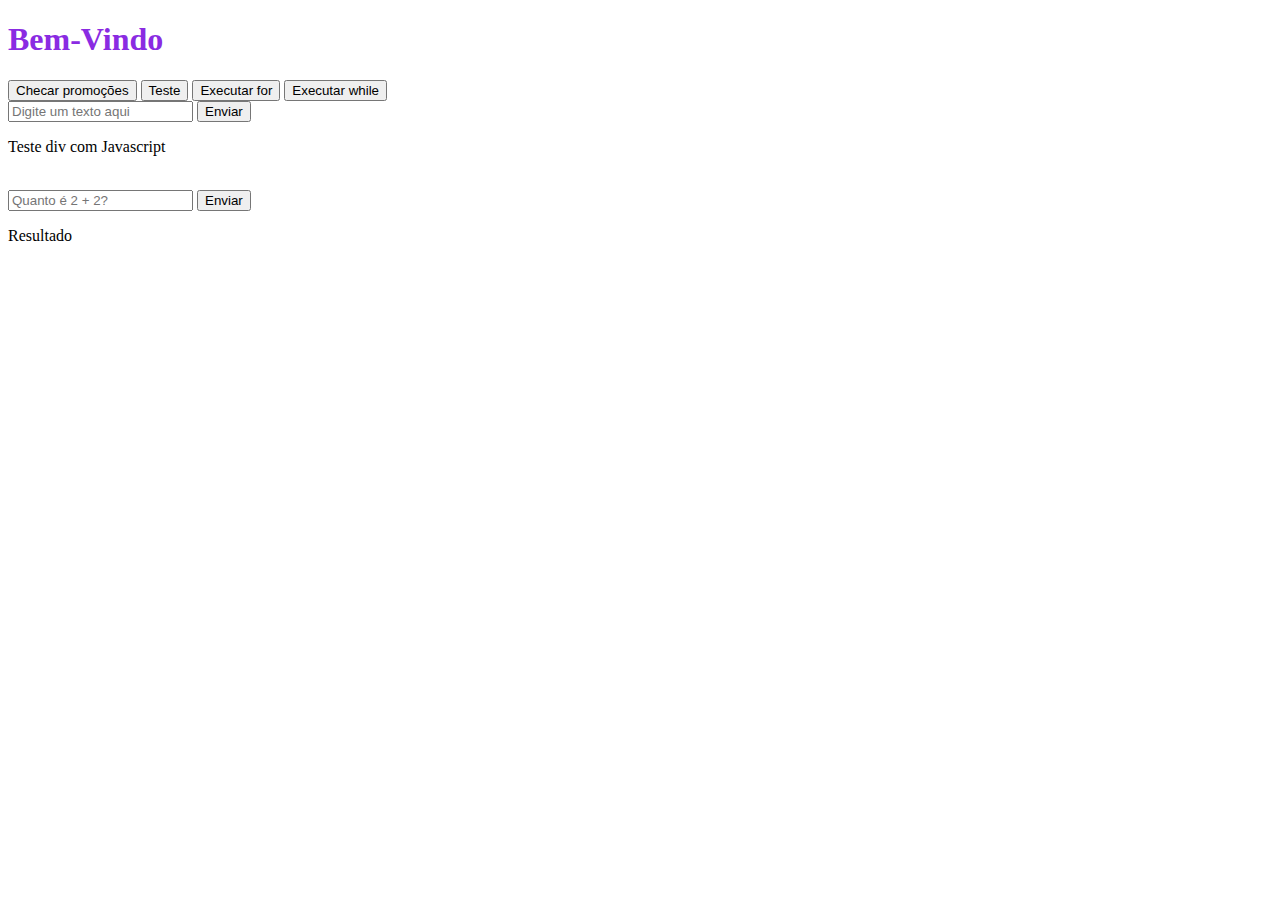
<file: index.html>
<!DOCTYPE html>
<html lang="pt-Br">
<head>
    <meta charset="UTF-8">
    <meta name="viewport" content="width=device-width, initial-scale=1.0">
    <title>Atividades com Javascript</title>
    <link rel="stylesheet" href="style.css">
    <script src="script.js"></script>
</head>
<body>
    <h1>Bem-Vindo</h1>
    <button onclick="alertar()">Checar promoções</button>
    <button onclick="teste()">Teste</button>
<!-- 
    Comentário HTML
-->
<button onclick="testeFor() ">Executar for</button>
<button onclick="testeWhile()">Executar while</button>

<br />
<input type="text" id="campoTexto" placeholder="Digite um texto aqui">
<button onclick="alterarTexto()">Enviar</button>
<div id="minhaDiv" name="teste">
    <p>Teste div com Javascript</p>
</div>
<br />
<input type="number" id="resultadoConta" placeholder="Quanto é 2 + 2?">
<button onclick="validarResultado()">Enviar</button>
<div id="resultado">
    <p>Resultado</p>
</div>

</body>
</html>
</file>
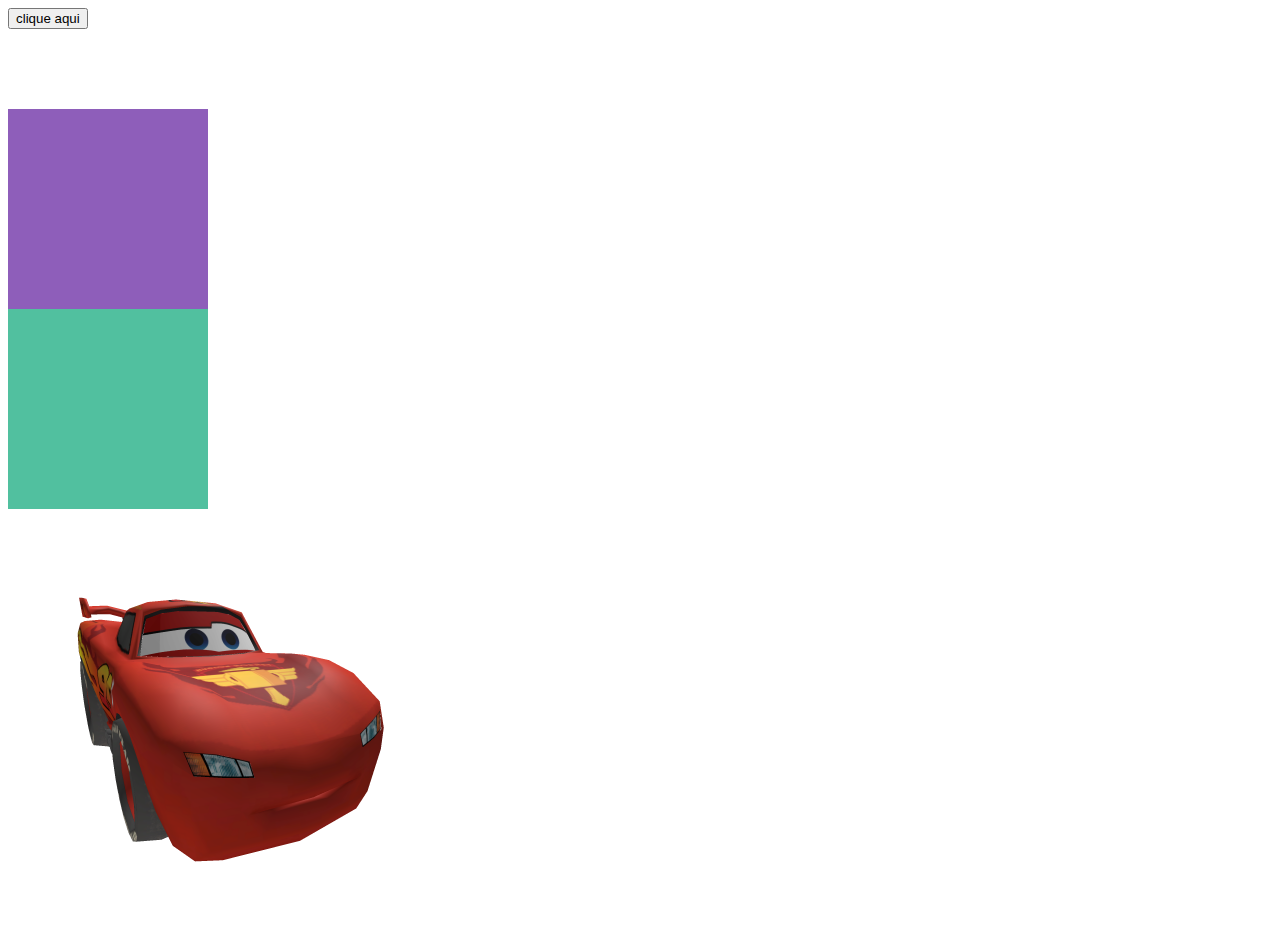
<file: Javascript Avançado/aula 02/index.html>
<!DOCTYPE html>
<html lang="pt-br" class="">
<head>
    <meta charset="UTF-8">
    <meta name="viewport" content="width=device-width, initial-scale=1.0">
    <title>Document</title>
    <script src="main.js" defer></script>
    <link rel="stylesheet" href="style.css">
</head>
<body>
    <button>clique aqui</button>
    <h1>Testando o Alerta</h1>
    <div class="quadrado"></div>
    <div class="quadrado2"></div>
    <img src="noFilter.png" alt="" class="bola">
    
    
</body>
</html>
</file>
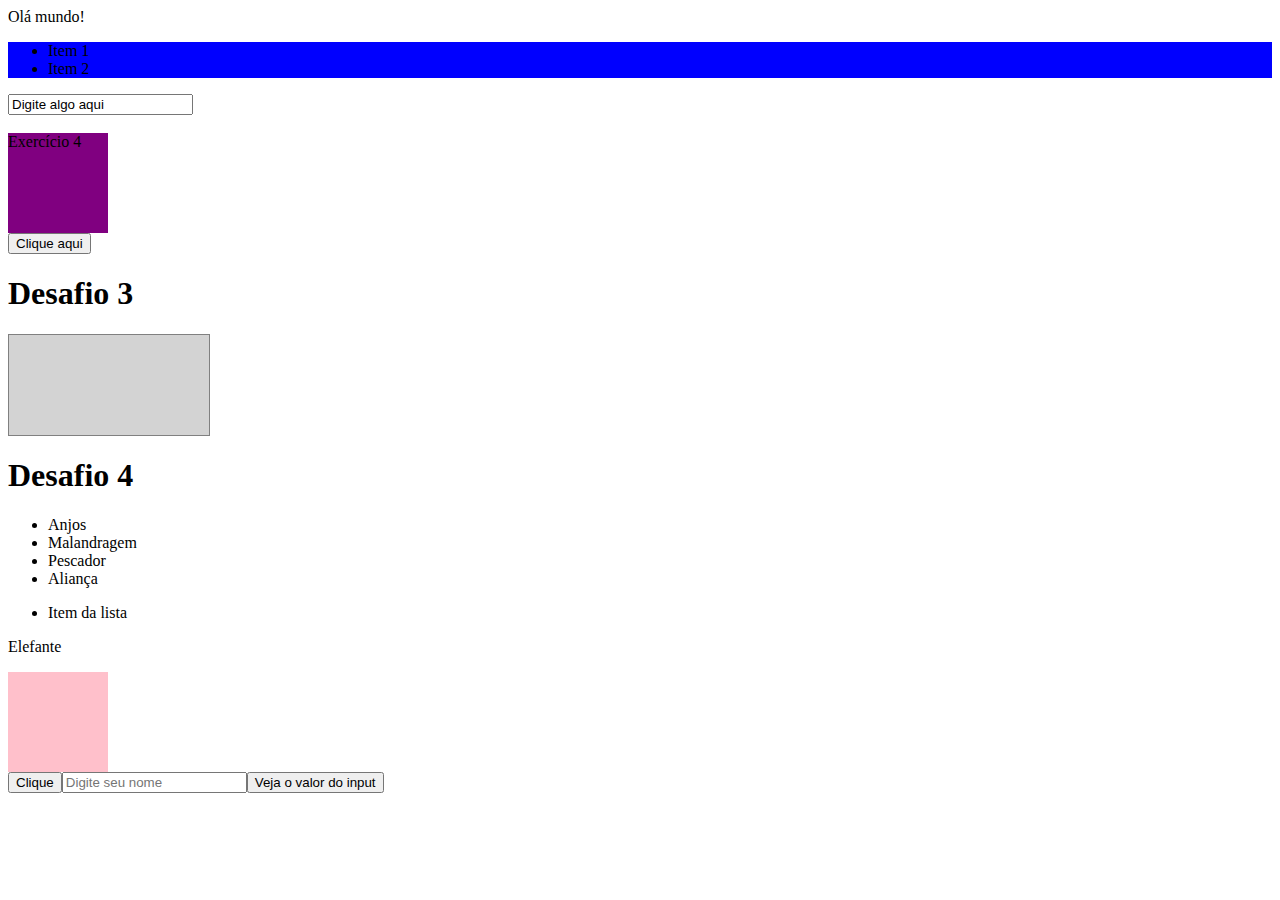
<file: Javascript Avançado/Aula 04/index.html>
<!DOCTYPE html>
<html lang="pt-Br">
<head>
    <meta charset="UTF-8">
    <meta name="viewport" content="width=device-width, initial-scale=1.0">
    <title>Document</title>
    <link rel="stylesheet" href="style.css">
    <script src="main.js" defer></script>

</head>
<body>
    <hi class="titulo">Hello, world!</hi>
    <ul class="itens">
        <li>Item 1</li>
        <li>Item 2</li>
    </ul>
    <input type="text" class="e-mail" value="Coloque seu e-mail">
    <br/><br/>
    <div class="color">
        Exercício 4
    </div>
    <button class="clicar">Clique aqui</button>
    <br/>

    <h1>Desafio 3</h1>
    <div id="minhaDiv" class="retangulo"></div>

    <h1>Desafio 4</h1>
    <ul class="ListaMusicas"></ul>
</body>
</html>
</file>
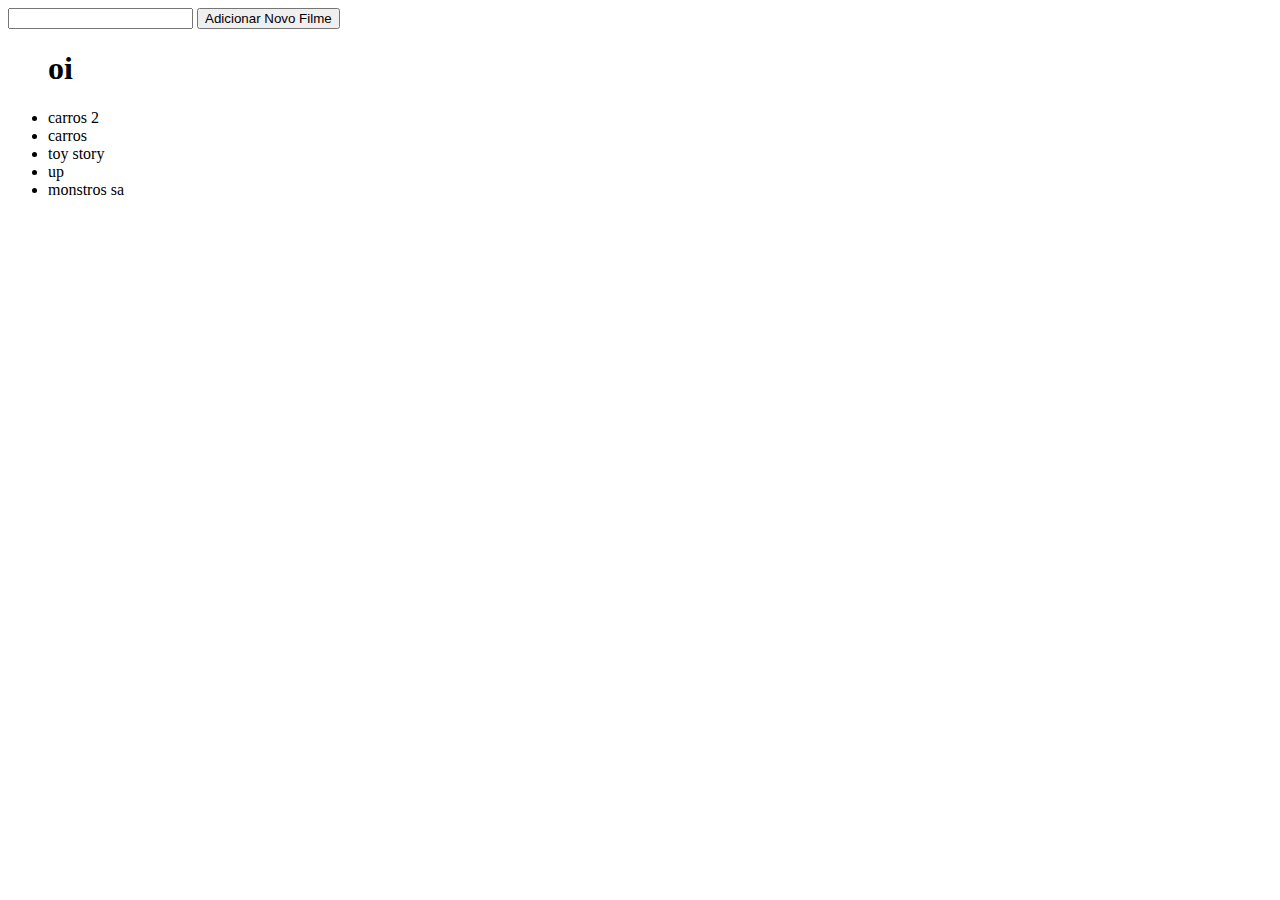
<file: Javascript Avançado/Aula 03/exercicio_01/index.html>
<!DOCTYPE html>
<html lang="en">
<head>
    <meta charset="UTF-8">
    <meta name="viewport" content="width=device-width, initial-scale=1.0">
    <title>Document</title>
    <script src="main.js" defer></script>
</head>
<body>
    <input type="text" class="nome-filme">
    
    <button class="btn-adicionar">Adicionar Novo Filme</button>
    
    <ul class="lista-filmes">
      
    </ul>

</body>
</html>
</file>
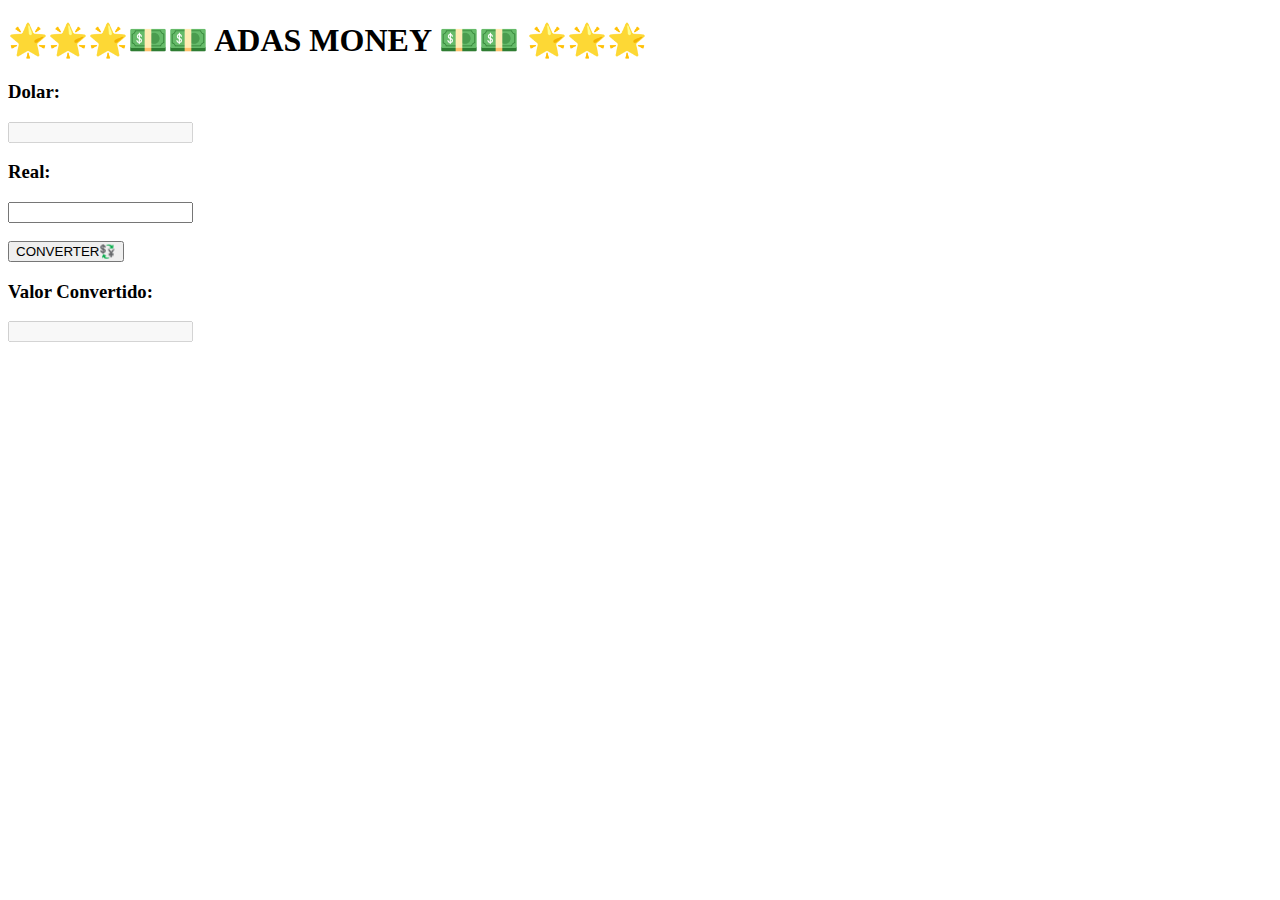
<file: Javascript Avançado/ExercicioConverter/ExercicioConvert/index.html>
<!DOCTYPE html>
<html lang="en">

<head>
    <meta charset="UTF-8">
    <meta name="viewport" content="width=device-width, initial-scale=1.0">
    <title>Conversor</title>
    <script src="main.js" defer ></script>
</head>

<body>
    <h1>🌟🌟🌟💵💵 ADAS MONEY 💵💵 🌟🌟🌟</h1>

    <h3>Dolar: </h3>
    <input type="text" class="dolar" disabled>
    
    <h3>Real: </h3>
    <input type="text" class="real">
    
    <br>
    <br>
    
    <button class="converter">CONVERTER💱</button>
    
    <h3>Valor Convertido: </h3>
    <input type="text" class="valorFinal" disabled>
</body>

</html>
</file>
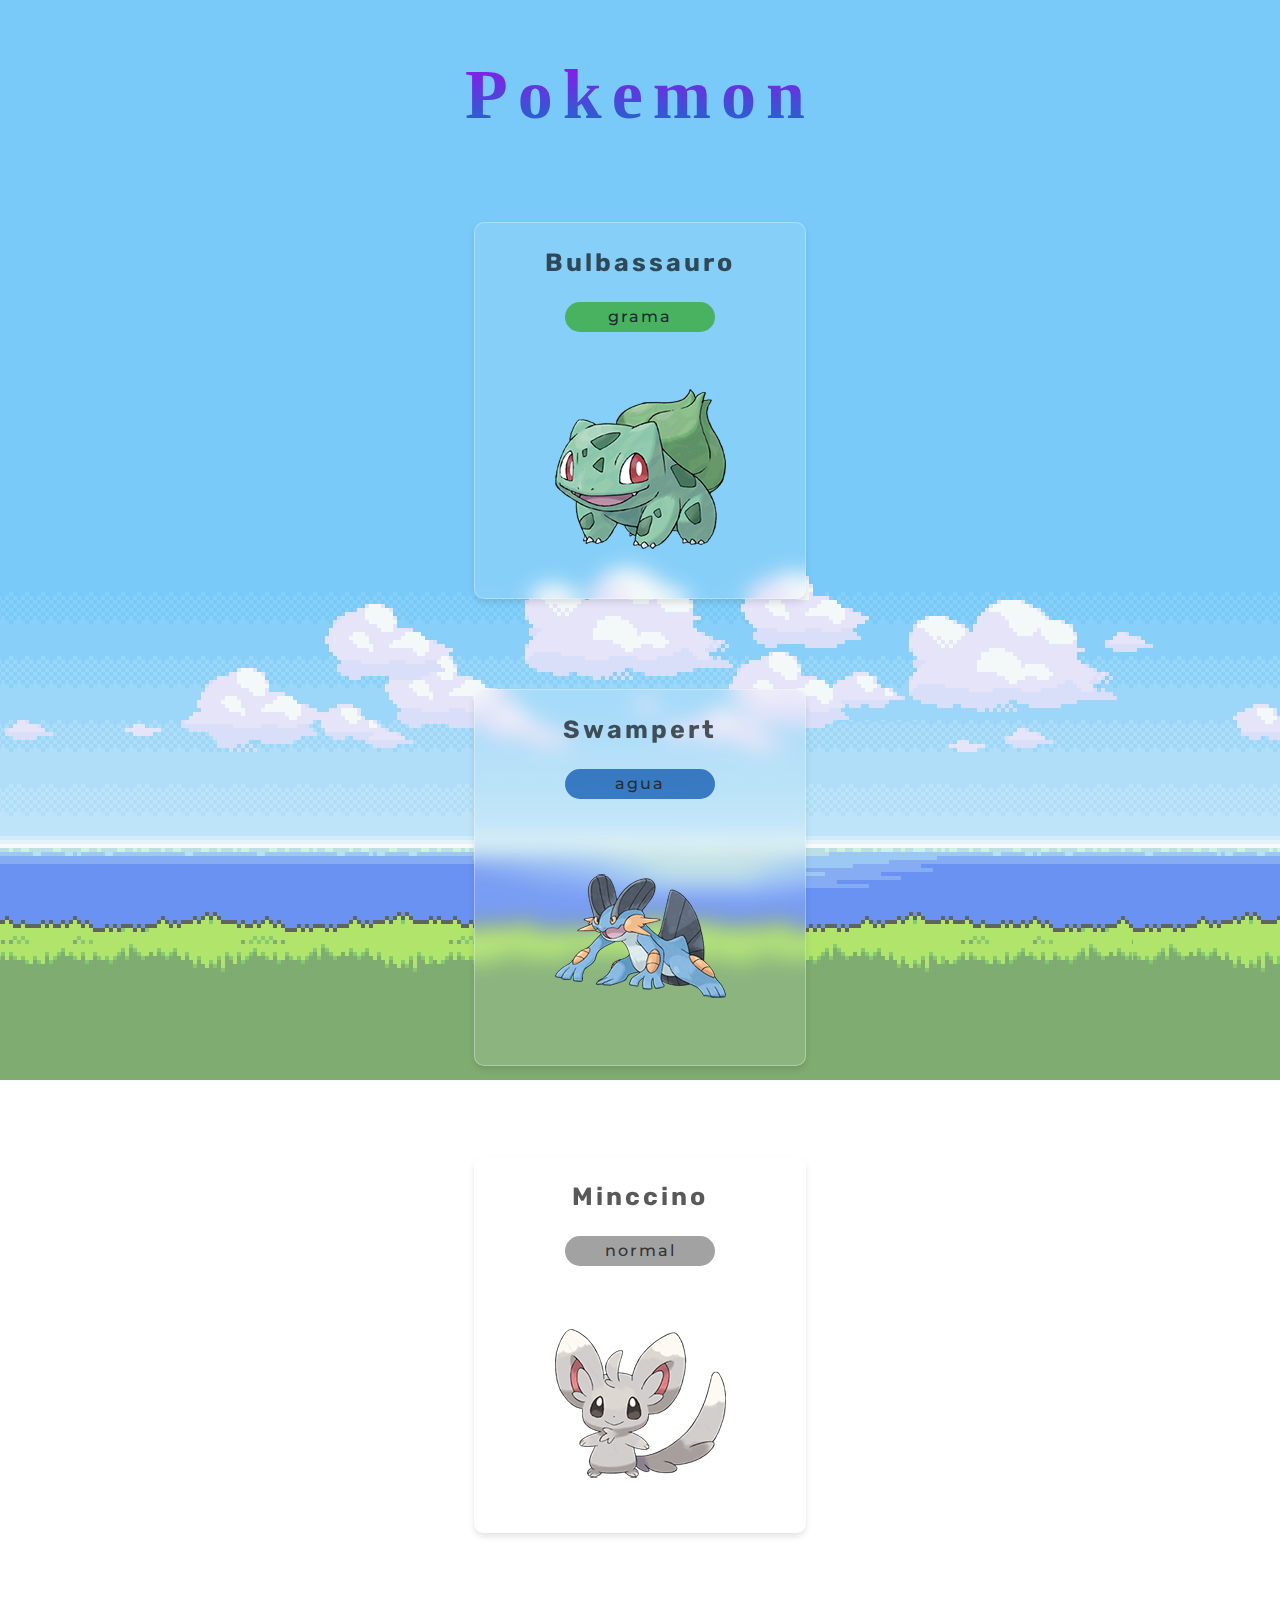
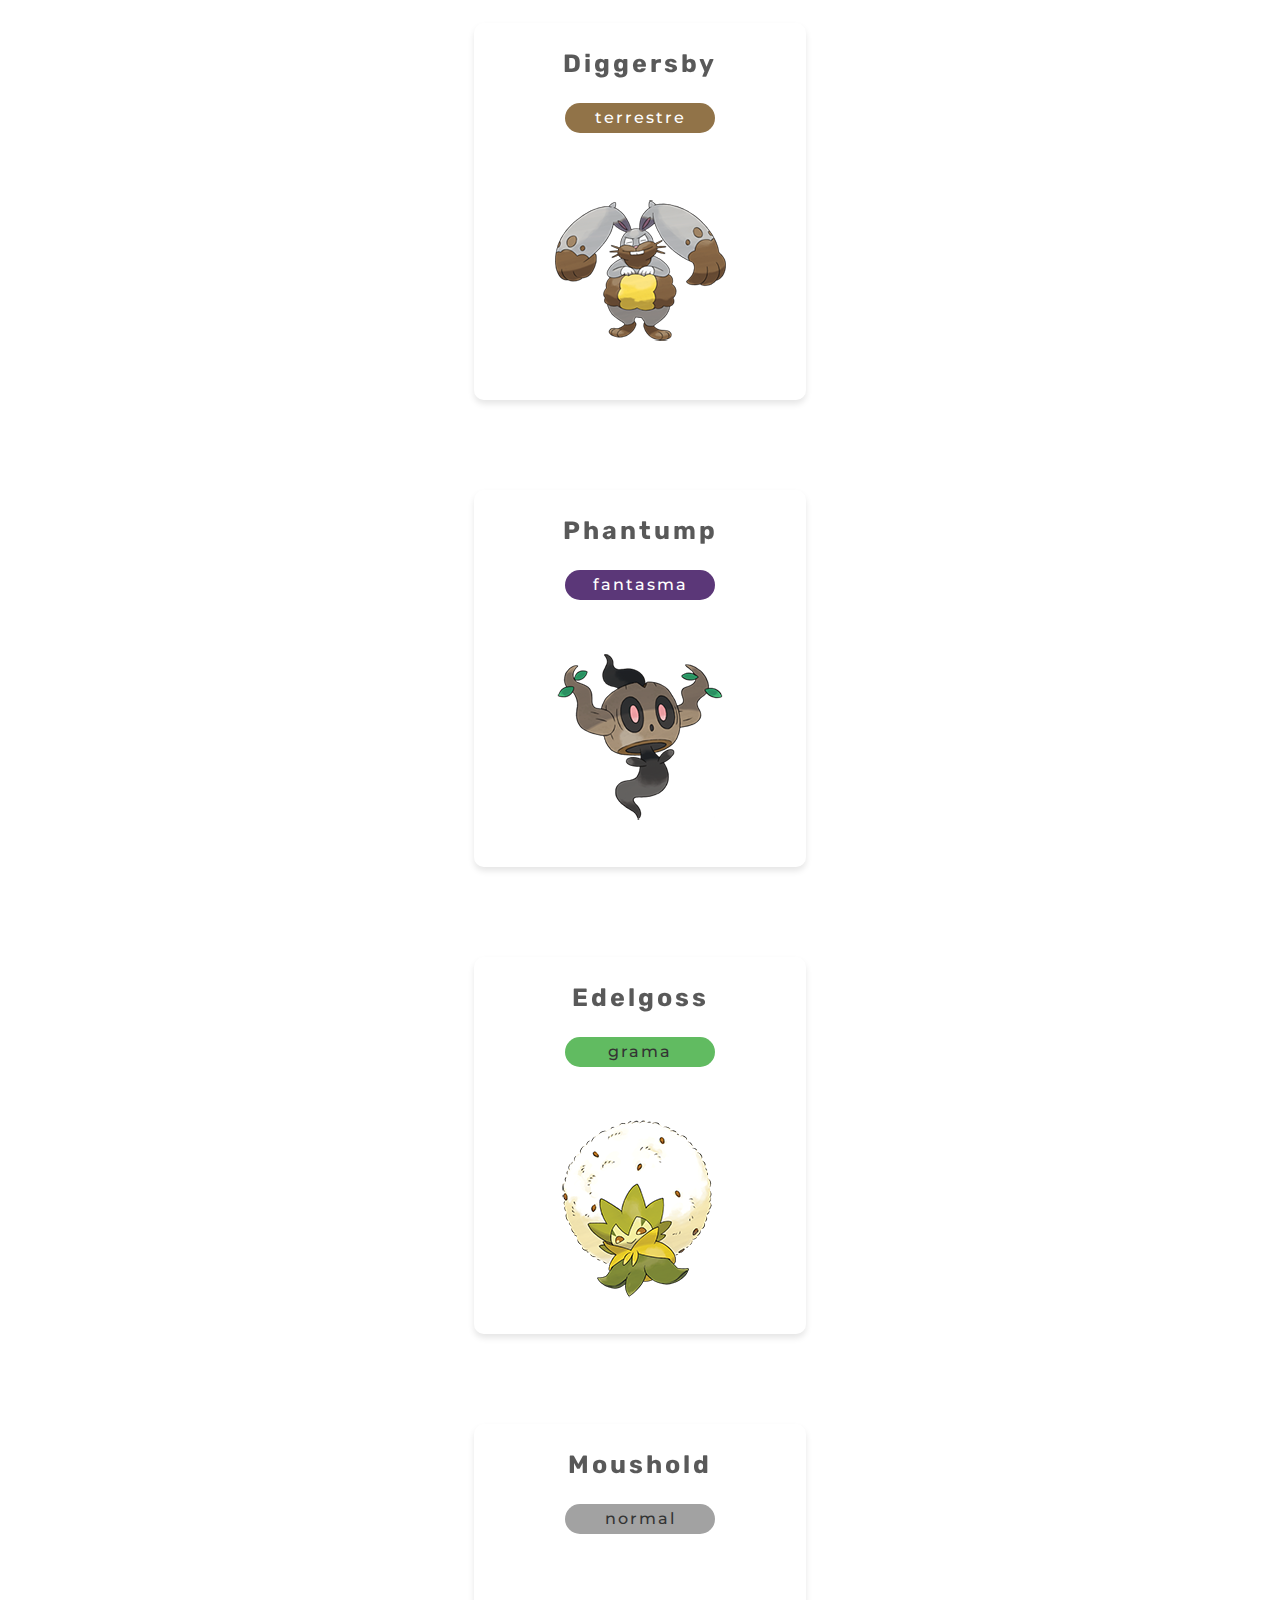
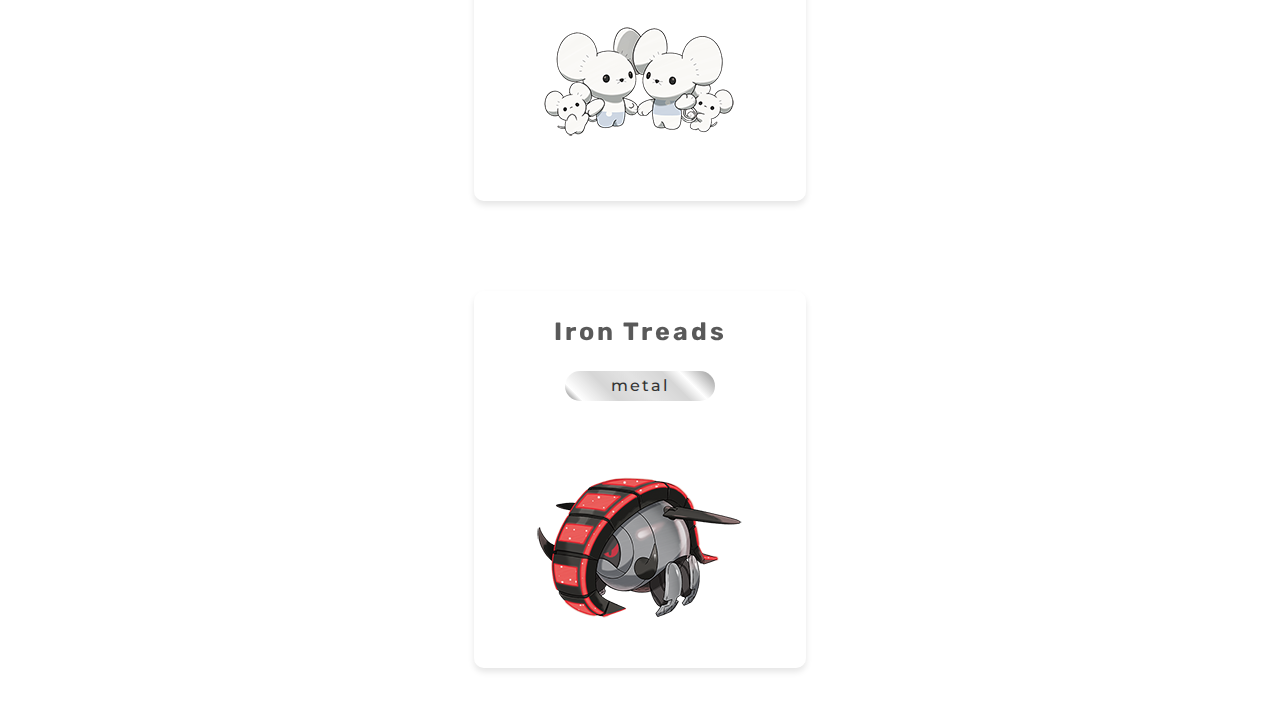
<file: Javascript Avançado/Projeto/Feriadão/index.html>
<!DOCTYPE html>
<html lang="en">
<head>
    <meta charset="UTF-8">
    <meta name="viewport" content="width=device-width, initial-scale=1.0">
    <title>Pokemon</title>
    <link rel="stylesheet" href="style.css">
    <script src="main.js" defer></script>
    <link rel="preconnect" href="https://fonts.googleapis.com">
<link rel="preconnect" href="https://fonts.gstatic.com" crossorigin>
<link href="https://fonts.googleapis.com/css2?family=Montserrat:ital,wght@0,100..900;1,100..900&display=swap" rel="stylesheet">
<link rel="preconnect" href="https://fonts.googleapis.com">
<link rel="preconnect" href="https://fonts.gstatic.com" crossorigin>
<link href="https://fonts.googleapis.com/css2?family=Montserrat:ital,wght@0,100..900;1,100..900&family=Rubik:ital,wght@0,300..900;1,300..900&display=swap" rel="stylesheet">
</head>
<body>
    <div class="content">
        <div class="title">
            <h1>Pokemon</h1>
        </div>
        <div class="lista-pokemon">
            <!-- <div class="pokemon">
                <div class="nome">
                    <p>Bulbassauro </p>
                </div>
                <div class="tipos">
                    <p>Grama</p>
                </div>
                <img src="imagens/001.png" alt="">
            </div> -->

        </div>
    </div>
    
</body>
</html>
</file>
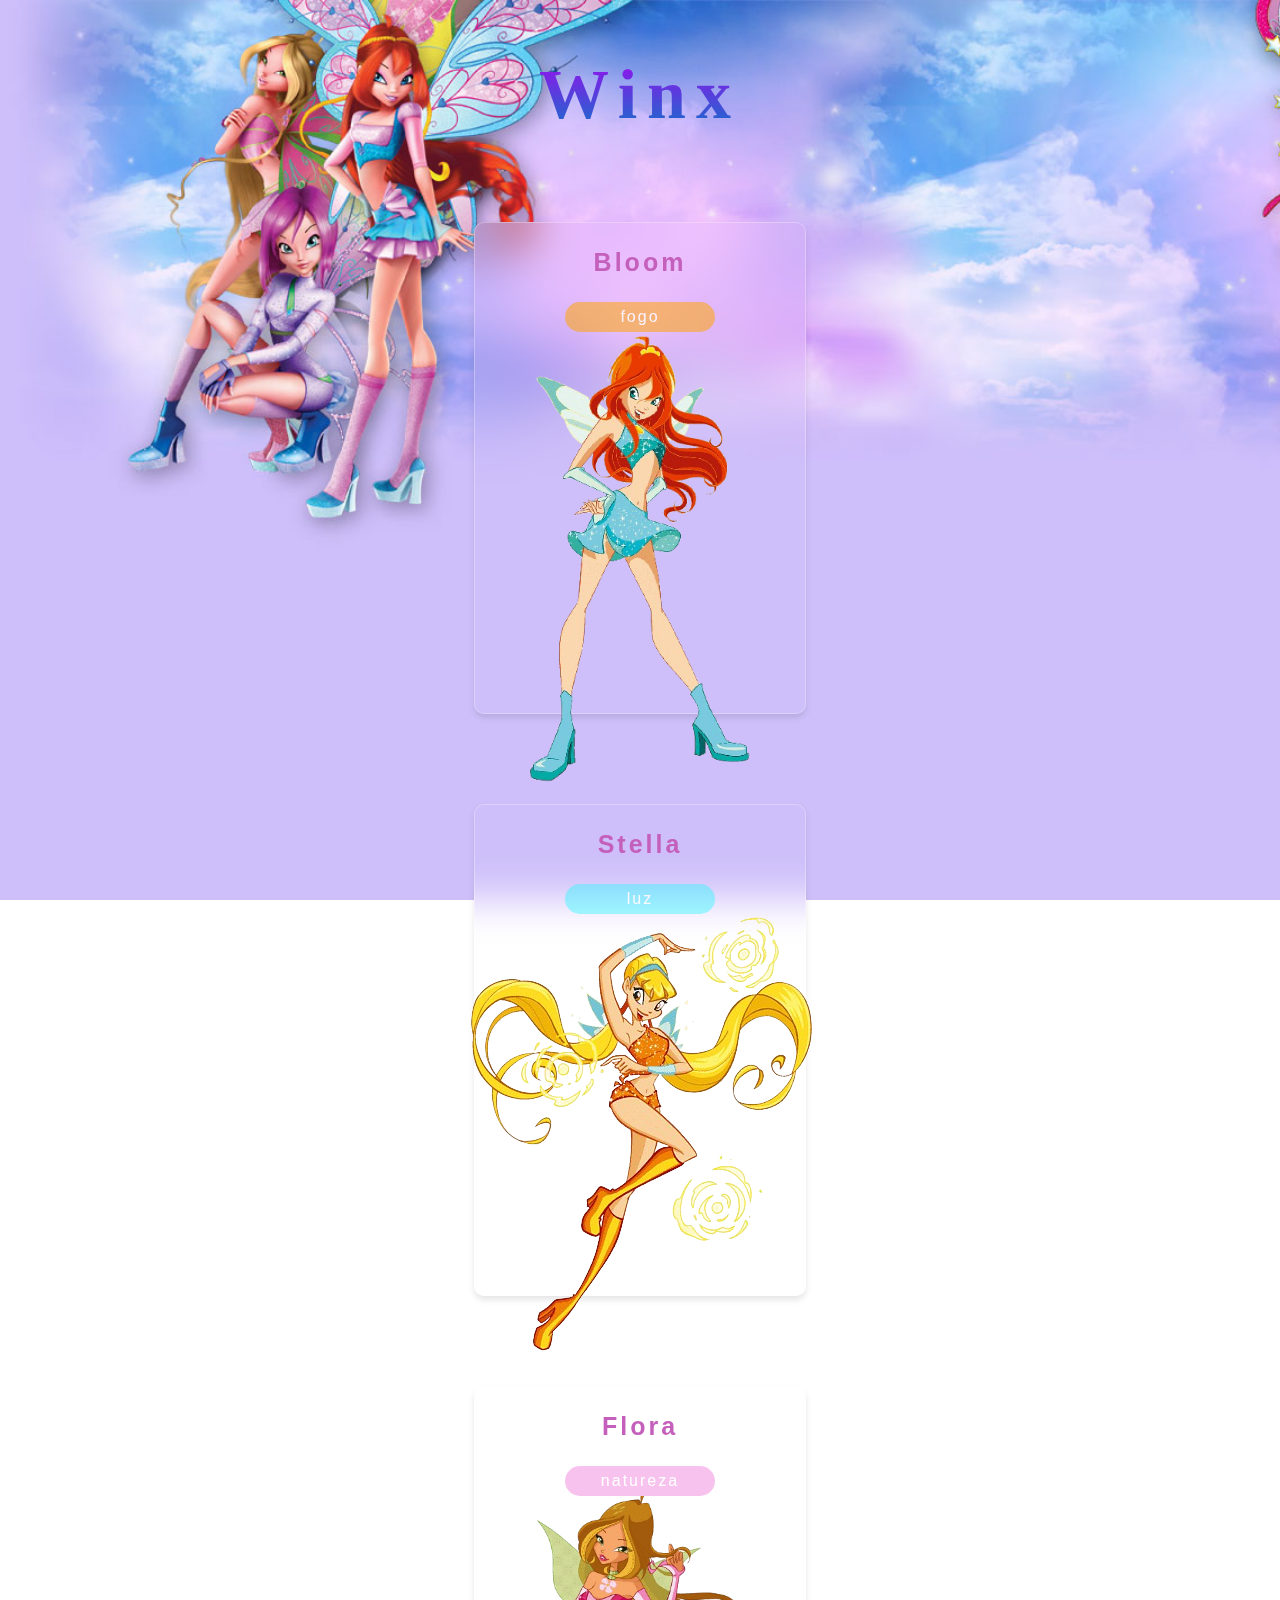
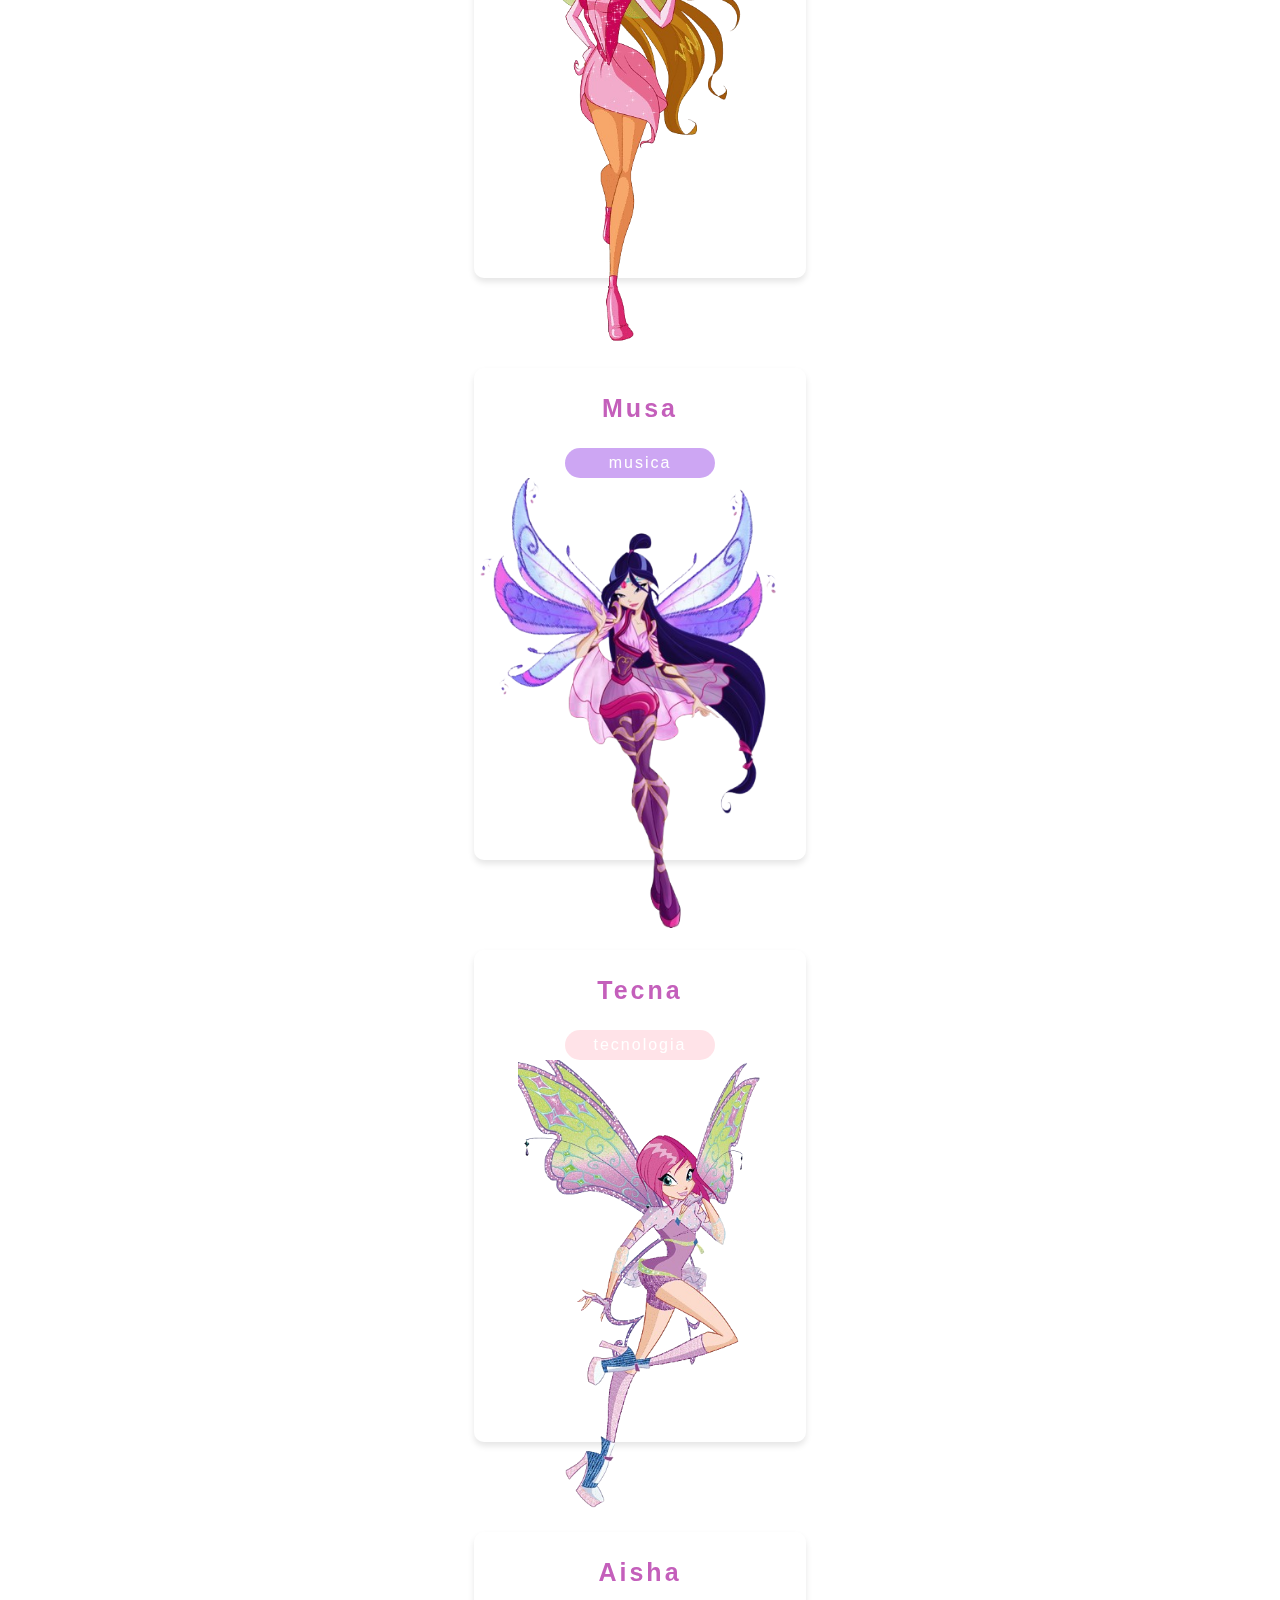
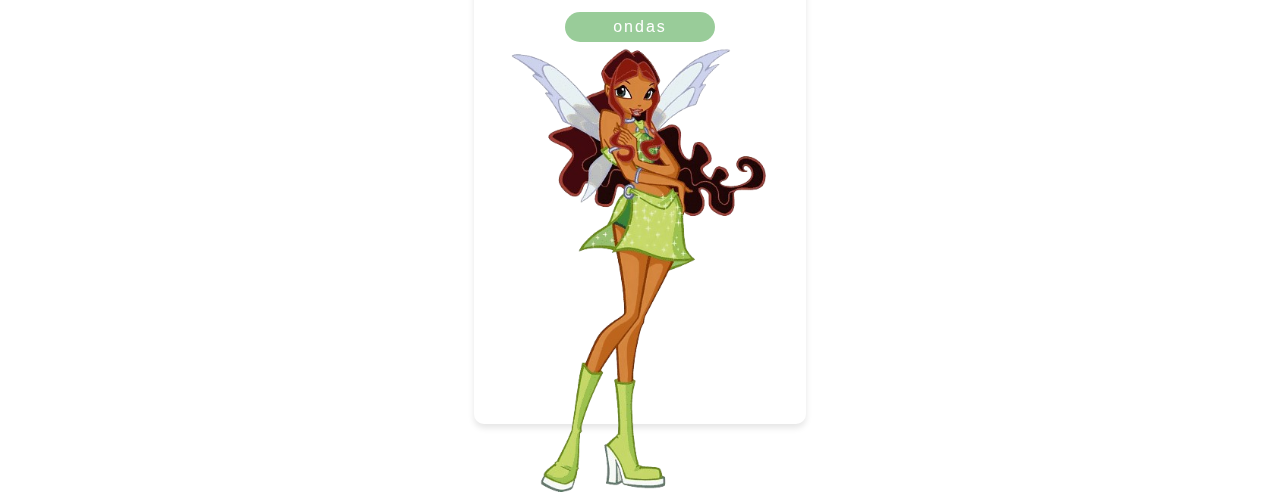
<file: Javascript Avançado/Projeto/Prática/index.html>
<!DOCTYPE html>
<html lang="pt-Br">
<head>
    <meta charset="UTF-8">
    <meta name="viewport" content="width=device-width, initial-scale=1.0">
    <title>Winx Club</title>
    <link rel="stylesheet" href="style.css">
    <script src="main.js" defer></script>
</head>
<body>
    <div class="conteudo">
        <div class="titulo">
            <h1>Winx</h1>
        </div>
        <div class="lista-winx">

        </div>
    </div>

</body>
</html>
</file>
<file: style.css>
h1 {
    color: blueviolet;
}

.sucesso {
    color: green;
}

.erro {
    color: red;
}
</file>
<file: Javascript Avançado/aula 02/style.css>
html {
    background-color: black;
    color:white;
}

.fundo-branco{
    background-color: white;
}
.quadrado{
    height: 200px;
    width: 200px;
    background-color: rgb(142, 94, 186);
  
}

.slide-rotate-hor-top {
	animation: slide-rotate-hor-top 0.5s forwards cubic-bezier(0.250, 0.460, 0.450, 0.940)   ;
}
.slide-out-blurred-right {
	animation: slide-out-blurred-right 0.45s cubic-bezier(0.755, 0.050, 0.855, 0.060) both;
}
/**
 * ----------------------------------------
 * animation slide-rotate-hor-top
 * ----------------------------------------
 */
 @keyframes slide-rotate-hor-top {
    0% {
      transform: translateY(0) rotateX(0deg);
    }
    100% {
      transform: translateY(-150px) rotateX(-90deg);
    }
  }

/**
 * ----------------------------------------
 * animation slide-out-blurred-right
 * ----------------------------------------
 */
@keyframes slide-out-blurred-right {
    0% {
      transform: translateX(0) scaleY(1) scaleX(1);
      transform-origin: 50% 50%;
      filter: blur(0);
      opacity: 1;
    }
    100% {
      transform: translateX(1000px) scaleX(2) scaleY(0.2);
      transform-origin: 0% 50%;
      filter: blur(40px);
      opacity: 0;
    }
  }
  
  .quadrado2{
    height: 200px;
    width: 200px;
    background-color: rgb(81, 192, 159);
  
  }

  .wobble-hor-top {
    animation: wobble-hor-top 0.8s both;
  }

/**
 * ----------------------------------------
 * animation wobble-hor-top
 * ----------------------------------------
 */
@keyframes wobble-hor-top {
  0%,
  100% {
    transform: translateX(0%);
    transform-origin: 50% 50%;
  }
  15% {
    transform: translateX(-30px) rotate(6deg);
  }
  30% {
    transform: translateX(15px) rotate(-6deg);
  }
  45% {
    transform: translateX(-15px) rotate(3.6deg);
  }
  60% {
    transform: translateX(9px) rotate(-2.4deg);
  }
  75% {
    transform: translateX(-6px) rotate(1.2deg);
  }
}
</file>
<file: Javascript Avançado/Aula 04/style.css>
.retangulo {
    width: 200px;
    height: 100px;
    background-color: lightgray;
    border: 1px solid gray;
}

.quadrado {
    width: 150px;
    height: 150px;
    background-color: blue;
    border-radius: 10px;
}
</file>
<file: Javascript Avançado/Projeto/Feriadão/style.css>
html{
    background-image: url(imagens/fundo.jpg);
    background-attachment: fixed;
    background-repeat: no-repeat;
    display: flex;
    flex-direction: column;
     font-family: "Montserrat", sans-serif;
  font-optical-sizing: auto;
  font-style: normal;
}
.title h1{
    text-align: center;
    font-family: "Ketchum";
    letter-spacing: 10px;
    font-size: 70px;
    background: -webkit-linear-gradient(#9f0aef, #0d74c9);
    -webkit-background-clip: text;
    -webkit-text-fill-color: transparent;
}
.lista-pokemon{
    display: flex;
    flex-direction: column;
    align-items: center;
}

.lista-pokemon .pokemon{
    display: flex;
    flex-direction: column;
    align-items: center;
    background: rgba(255, 255, 255, 0.1);
    backdrop-filter: blur(10px);
    box-shadow: 0 4px 6px rgba(0, 0, 0, 0.1);
    border: 1px solid rgba(255, 255, 255, 0.3);
    padding: 0px 40px 40px 40px;
    border-radius: 10px;
    margin-top: 40px;
    transform: 1s;
    width: 250px;
    height: 335px;
    transition: 0.3s;
    margin-bottom: 50px;
   
}
.pokemon:hover{
    transform: scale(1.2);
    
}
.lista-pokemon .pokemon .nome{
    font-weight: bold;
    letter-spacing: 3px;
    font-family: "Rubik", sans-serif;
    font-size: 25px;
    color: rgba(0, 0, 0, 0.652);
}

.lista-pokemon .pokemon .tipo {
    letter-spacing: 2px;
    opacity: 0.8;
    font-weight:500;
    width: 60%;
    display: flex;
    justify-content: center;
    align-items: center;
    height: 30px;
    border-radius: 30px;
}
.lista-pokemon .pokemon img{
    margin-top: 30px;
}
.terrestre{
    background-color: #76511b;
    color: white;
}
.agua{
    background-color: #1761b5;

}

.normal{
    background-color: #8b8b8b;

}
.grama{
    background-color: rgb(58, 170, 58);
}
.fantasma{
    background-color: #330557;
    color: white;
}
.metal{
    color: #000;
  background: linear-gradient(
    45deg,
    #999 5%,
    #fff 10%,
    #ccc 30%,
    #ddd 50%,
    #ccc 70%,
    #fff 80%,
    #999 95%
  );
}
</file>
<file: Javascript Avançado/Projeto/Prática/style.css>
html{
    background-image: url(imagens/fundo.jpg);
    background-attachment: fixed;
    background-repeat: no-repeat;
    background-size: cover;
    display: flex;
    flex-direction: column;
    font-family: "Montserrat", sans-serif;
    font-optical-sizing: auto;
    font-style: normal;
}
.titulo h1{
    text-align: center;
    font-family: "Ketchum";
    letter-spacing: 10px;
    font-size: 70px;
    background: -webkit-linear-gradient(#9f0aef, #0d74c9);
    -webkit-background-clip: text;
    -webkit-text-fill-color: transparent;
}
.lista-winx{
    display: flex;
    flex-direction: column;
    align-items: center;
}

.lista-winx .winx{
    display: flex;
    flex-direction: column;
    align-items: center;
    background-color: transparent;
    backdrop-filter: blur(20px);
    box-shadow: 0 4px 6px rgba(0, 0, 0, 0.1);
    border: 1px solid rgba(255, 255, 255, 0.3);
    padding: 0px 40px 40px 40px;
    border-radius: 10px;
    margin-top: 40px;
    transform: 1s;
    width: 250px;
    height: 450px;
    transition: 0.3s;
    margin-bottom: 50px;
}
.winx:hover{
    transform: scale(1.2);
    
}
.lista-winx .winx .nome{
    font-weight: bold;
    letter-spacing: 3px;
    font-family: "Rubik", sans-serif;
    font-size: 25px;
    color: rgb(196, 95, 187);
}
.lista-winx .winx .poder {
    letter-spacing: 2px;
    opacity: 0.8;
    font-weight:500;
    width: 60%;
    display: flex;
    justify-content: center;
    align-items: center;
    height: 30px;
    border-radius: 30px;
}
.lista-winx .winx img{
    height: 450px;

}
.fogo{
    background-color: rgba(255, 166, 0, 0.671);
    color: white;
}
.luz{
    background-color: rgba(0, 255, 255, 0.438);
    color: white;
}
.natureza{
    background-color: rgba(236, 112, 215, 0.521);
    color: white;
}
.musica{
    background-color: rgba(137, 43, 226, 0.521);
    color: white;
}
.tecnologia{ 
    background-color: rgba(255, 192, 203, 0.555);
    color: white;
}
.ondas{
    background-color: rgba(0, 128, 0, 0.5);
    color: white;
}
</file>
